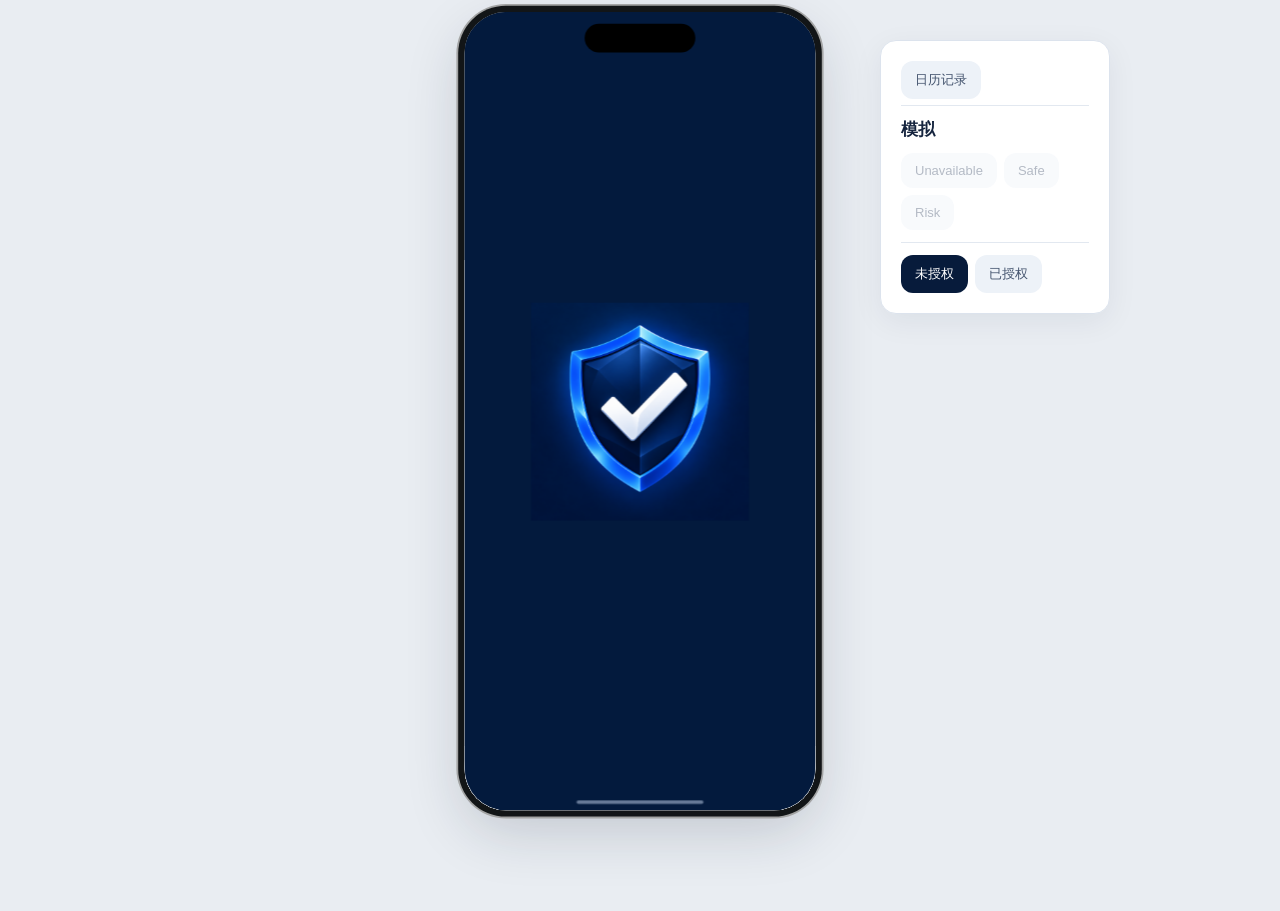
<file: index.html>
<!doctype html>
<html lang="en">
<head>
<meta charset="utf-8">
<meta name="viewport" content="width=device-width, initial-scale=1, viewport-fit=cover">
<title>SafeGuardian</title>
<style>
*{box-sizing:border-box}body{margin:0;background:#e9edf2;font-family:Arial,Helvetica,sans-serif;color:#070f2c;-webkit-font-smoothing:antialiased}button{font:inherit;border:0;cursor:pointer}svg{width:26px;height:26px;fill:none;stroke:currentColor;stroke-width:1.8;stroke-linecap:round;stroke-linejoin:round} .symbols{position:absolute;width:0;height:0;overflow:hidden}
.phone{position:relative;width:390px;height:844px;margin:28px auto;border-radius:46px;background:#edf3f9;overflow:hidden;box-shadow:0 0 0 7px #121517,0 0 0 9px #a3a4a4,0 22px 65px #13203330}.scroll{height:100%;overflow-y:auto;scrollbar-width:none;padding-bottom:105px;background:linear-gradient(#04142d 0,#06162e 276px,#edf3f9 276px,#f5f8fb 100%)}.scroll::-webkit-scrollbar{display:none}.status{height:67px;display:flex;align-items:flex-start;padding:23px 27px 0 40px;color:white;font-size:17px;font-weight:700;position:relative}.island{position:absolute;width:123px;height:32px;background:#000;left:134px;top:13px;border-radius:22px}.status-icons{margin-left:auto;display:flex;gap:6px;align-items:center}.status-icons svg{width:19px;height:16px;stroke-width:2.4}.battery{width:23px;height:12px;border:1.5px solid #d5deeb;border-radius:3px;padding:1px;position:relative}.battery:before{content:'';display:block;height:100%;background:white;border-radius:1px}.battery:after{content:'';position:absolute;right:-4px;top:3px;width:2px;height:5px;background:#d5deeb;border-radius:1px}
header{padding:10px 23px 13px;color:white}h1{margin:0;font-size:45px;letter-spacing:-1.8px;line-height:1.2;font-weight:700}.subtitle{display:flex;gap:8px;align-items:center;color:#b9c4d9;font-size:16px;margin-top:4px;letter-spacing:-.3px}.dot{width:12px;height:12px;display:inline-block;background:#a4afc0;border-radius:50%;flex-shrink:0}.hero{margin:0 14px 14px;background:#fff;border-radius:19px;overflow:hidden;box-shadow:0 12px 25px #c6d5e526}.hero-top{height:176px;position:relative;padding:37px 23px 0;isolation:isolate}.hero h2{font-size:30px;letter-spacing:-1.1px;margin:0 0 7px;position:relative;z-index:2}.state{font-size:17px;color:#818b9c;display:flex;align-items:center;gap:7px;position:relative;z-index:2}.shield{position:absolute;width:176px;height:168px;right:2px;top:7px;overflow:hidden;z-index:-1}.shield img{position:absolute;width:426.5px;max-width:none;left:-198px;top:-178px}.toggle{width:57px;height:35px;background:#bcc4d0;border-radius:30px;display:block;margin-top:16px;padding:3px;position:relative;z-index:2}.toggle:before{content:'';display:block;width:29px;height:29px;background:#fff;border-radius:50%;box-shadow:0 1px 2px #0000000a}.categories{border-top:1px solid #edf0f6;margin:0 17px;padding:12px 0 18px;display:grid;grid-template-columns:repeat(3,1fr)}.category{position:relative;text-align:center;background:none;color:#07102d;padding:0;font-size:15px}.category+.category:before{content:'';position:absolute;left:0;top:12px;height:59px;width:1px;background:#edf0f6}.badge{display:flex;align-items:center;justify-content:center;width:44px;height:44px;border-radius:50%;margin:0 auto 8px}.red{background:#fff0f1;color:#d74961}.purple{background:#eeeaff;color:#6843dc}.green{background:#e7f4e8;color:#07152e}.blue{background:#e8f1ff;color:#2475e9}.badge svg{width:25px;height:25px}
.sheet{border-radius:30px 30px 0 0;background:#fff;padding:15px 22px 25px;min-height:440px}.handle{width:36px;height:5px;background:#cdd5de;margin:0 auto 16px;border-radius:5px}.section-heading{display:flex;align-items:center;justify-content:space-between;margin-bottom:8px}.section-heading h2,.tools-title{font-size:23px;letter-spacing:-.8px;line-height:1.25;margin:0;font-weight:700}.filter{background:none;padding:4px;color:#0a1530}.filter svg{width:25px;height:25px}.row{width:100%;display:flex;align-items:center;background:none;padding:14px 0;color:#07102d;text-align:left;min-height:70px;gap:14px}.row+.row{border-top:1px solid #edf0f5}.row .badge{width:51px;height:51px;margin:0;flex-shrink:0}.row .badge svg{width:30px;height:30px}.label{font-size:17px;font-weight:500;letter-spacing:-.5px;white-space:nowrap}.row-status{margin-left:auto;font-size:18px;color:#7e8797}.chevron{width:16px;height:20px;color:#7d8697;flex-shrink:0}.tools-title{margin:28px 0 13px}.tools{padding:0 1px}.tools .row{gap:15px}.tools .chevron{margin-left:auto}.tabs{position:absolute;bottom:0;left:0;right:0;height:83px;border-radius:23px 23px 0 0;background:#fffffff5;backdrop-filter:blur(16px);display:grid;grid-template-columns:repeat(4,1fr);padding:9px 10px 23px;box-shadow:0 -5px 20px #15264503}.tab{background:none;color:#7c8597;display:flex;align-items:center;flex-direction:column;gap:3px;font-size:14px;padding:0}.tab svg{width:28px;height:28px;stroke-width:1.8}.tab.active{color:#04132f}.tab.active svg{fill:#04132f;stroke:white}.home-indicator{position:absolute;width:141px;height:4px;border-radius:5px;background:#080a0c;bottom:7px;left:50%;transform:translateX(-50%)}.notice{position:absolute;left:20px;right:20px;bottom:96px;padding:12px 16px;background:#0a1930;color:white;border-radius:12px;font-size:13px;z-index:10;box-shadow:0 4px 20px #0002}.notice[hidden]{display:none}button:focus-visible{outline:3px solid #77aaff;outline-offset:3px}
@media(max-width:480px){body{background:#04142d}.phone{margin:0;width:100%;height:100dvh;border-radius:0;box-shadow:none}.island{left:50%;transform:translateX(-50%)}.tabs{padding-bottom:max(23px,env(safe-area-inset-bottom));height:calc(60px + max(23px,env(safe-area-inset-bottom)))}.home-indicator{bottom:8px}}@media(min-width:481px) and (max-height:910px){.phone{margin:12px auto;transform:scale(.9);transform-origin:top center}}
.phone.is-active .toggle{background:#20bf59}.phone.is-active .toggle:before{transform:translateX(22px)}.phone.is-active .state,.phone.is-active .row-status{color:#20b957}.phone.is-active .dot{background:#27c960}.toggle,.toggle:before{transition:background .2s,transform .2s}.shield img{transition:opacity .2s}.shield .active-shield{opacity:0}.phone.is-active .shield .active-shield{opacity:1}.phone.is-active .shield .inactive-shield{opacity:0}
.phone{max-height:844px}.scroll{display:flex;flex-direction:column;overflow:hidden;padding-bottom:83px}.status,header,.hero{flex-shrink:0}.sheet{flex:1;min-height:0;overflow-y:auto;overscroll-behavior:contain;scrollbar-width:none;padding-bottom:24px}.sheet::-webkit-scrollbar{display:none}
.phone{height:887px;max-height:887px}header{padding-bottom:7px}.hero-top{height:176px}.categories{padding-top:12px;padding-bottom:18px}.category .badge{width:44px;height:44px}.sheet>.row{min-height:69px;padding:9px 0}.sheet>.row .badge{width:51px;height:51px}.sheet>.row .badge svg{width:30px;height:30px}.tools-title{margin-top:20px;margin-bottom:10px}.handle{margin-bottom:16px}.tools{border-radius:18px;background:#fff;box-shadow:0 0 22px #dce6ef35;padding:0 12px;margin:0 -8px}.tabs{height:71px;padding-top:9px;padding-bottom:13px}.scroll{padding-bottom:71px}.home-indicator{bottom:6px}
@media(max-width:480px){.phone{width:390px;max-width:100%;height:min(887px,100dvh)}.scroll{padding-bottom:71px}.tabs{height:71px;padding-bottom:13px}}
.filter{width:32px;height:32px;display:flex;align-items:center;justify-content:center}.section-heading{margin-bottom:3px}.tools-title{margin-top:16px}.tools{min-height:80px}.tabs{border-radius:23px 23px 0 0;background:#fff}.scroll{background:linear-gradient(to top,#fff 71px,transparent 71px),linear-gradient(#04142d 0,#06162e 276px,#edf3f9 276px,#f5f8fb 100%)}
@media(prefers-reduced-motion:reduce){.toggle,.toggle:before,.shield img{transition:none}}
.calendar-dialog{position:absolute;inset:0;width:100%;height:100%;max-width:none;max-height:none;margin:0;border:0;padding:0;background:#08142c60;color:#07102d;z-index:20}.calendar-dialog[open]{display:flex;align-items:flex-end}.calendar-panel{background:#fff;border-radius:26px 26px 0 0;width:100%;padding:24px 22px 32px;box-shadow:0 -10px 40px #04142d18}.calendar-heading,.month-nav{display:flex;align-items:center;justify-content:space-between;gap:12px}.calendar-heading h2{font-size:23px;margin:0;letter-spacing:-.6px}.calendar-panel button{background:transparent;color:#07102d;border-radius:12px;min-width:36px;min-height:36px}.month-nav{margin:22px 0 12px}.month-nav strong{font-size:17px}.calendar-grid,.weekdays{display:grid;grid-template-columns:repeat(7,1fr);text-align:center;gap:4px}.weekdays{color:#818b9c;font-size:12px;margin-bottom:8px}.calendar-grid button{font-size:14px;min-width:0;aspect-ratio:1}.calendar-grid button.selected{background:#07152e;color:#fff}.calendar-grid button:disabled{opacity:.25;cursor:default}.calendar-summary{margin-top:22px;border-top:1px solid #edf0f5;padding-top:18px}.calendar-summary h3{font-size:15px;margin:0 0 12px}.day-stats{display:grid;grid-template-columns:repeat(3,1fr);gap:8px;text-align:center}.day-stats div{background:#f5f7fa;border-radius:12px;padding:12px 4px;font-size:12px;color:#7e8797}.day-stats strong{display:block;font-size:22px;color:#07152e;margin-bottom:5px}.empty-day{text-align:center;color:#818b9c;font-size:13px;margin:14px 0 0}
.calendar-dialog{position:absolute;inset:0;transform:none;width:100%;height:100%;border-radius:inherit;overflow:hidden;z-index:120}.calendar-panel{max-height:calc(100% - 67px);overflow-y:auto;overscroll-behavior:contain;padding-bottom:34px}.calendar-panel:after{content:'';display:block;width:141px;height:4px;border-radius:5px;background:#080a0c;position:absolute;bottom:7px;left:50%;transform:translateX(-50%)}
.test-page{position:absolute;inset:0 0 71px;background:#061126;color:#eef5ff;overflow:auto;scrollbar-width:none;padding:78px 23px 28px}.test-page[hidden]{display:none}.test-page h1{font-size:35px;letter-spacing:-1px}.test-top{display:flex;align-items:center;justify-content:space-between}.demo-chip{font-size:10px;letter-spacing:1.5px;color:#83a1c8;border:1px solid #28415e;border-radius:20px;padding:5px 9px}.connection{color:#8da4c3;font-size:13px;display:flex;gap:7px;align-items:center;margin-top:10px}.connection .dot{width:7px;height:7px;background:#4de8d6;box-shadow:0 0 12px #4de8d680}.speed-stage{position:relative;margin:25px -5px 10px;height:268px;display:grid;place-items:center;background:radial-gradient(ellipse,#14345580,transparent 67%)}.speed-stage:before{content:'';position:absolute;inset:14px;background-image:linear-gradient(#31537a20 1px,transparent 1px),linear-gradient(90deg,#31537a20 1px,transparent 1px);background-size:24px 24px;mask-image:radial-gradient(ellipse,black,transparent 70%)}.speed-dial{width:100%;height:260px;overflow:visible;stroke:none;position:absolute}.dial-track{fill:none;stroke:#1a304c;stroke-width:13}.dial-progress{fill:none;stroke:url(#dial-color);stroke-width:13;stroke-linecap:round;stroke-dasharray:100;stroke-dashoffset:100;filter:drop-shadow(0 0 6px #4de8d677);transition:stroke-dashoffset .3s}.dial-inner{fill:none;stroke:#294561;stroke-width:1;stroke-dasharray:1 5}.speed-number{position:relative;text-align:center;margin-top:12px}.speed-value{font-size:58px;line-height:1;font-weight:600;letter-spacing:-2px;font-variant-numeric:tabular-nums}.speed-unit{font-size:12px;letter-spacing:2px;color:#89a2c4;margin-top:9px}.speed-phase{font-size:11px;letter-spacing:2px;text-transform:uppercase;color:#50eadc;margin-top:19px}.dial-scale{position:absolute;bottom:8px;left:31px;right:31px;display:flex;justify-content:space-between;color:#647f9f;font-size:10px}.speed-metrics{display:grid;grid-template-columns:repeat(3,1fr);padding:18px 0;border-top:1px solid #20324c;border-bottom:1px solid #20324c;margin-top:8px}.speed-metrics div{text-align:center;font-size:11px;color:#87a1c1}.speed-metrics div+div{border-left:1px solid #20324c}.speed-metrics strong{display:block;font-size:20px;color:#e8f5ff;margin:8px 0 4px;font-weight:500}.start-test{width:100%;padding:16px;border-radius:15px;background:linear-gradient(110deg,#4ae8d3,#6fb9ff);color:#05162b;font-weight:700;font-size:15px;margin:22px 0 25px;box-shadow:0 7px 25px #30d9d31b}.start-test:disabled{opacity:.65;cursor:wait}.comparison-heading{display:flex;align-items:center;justify-content:space-between;margin-bottom:14px}.comparison-heading h2{font-size:19px;margin:0;letter-spacing:-.5px}.comparison-heading span{font-size:10px;color:#8298b7}.comparison{display:grid;grid-template-columns:1fr 1fr;gap:10px}.compare-card{background:#0e1e36;border:1px solid #23364f;border-radius:14px;padding:15px}.compare-card:last-child{border-color:#295c67}.compare-card span{display:block;color:#8ba2c0;font-size:12px}.compare-card strong{display:inline-block;font-size:24px;margin:13px 4px 4px 0;font-weight:500}.compare-card small{color:#7d95b7;font-size:10px}.compare-bar{height:3px;background:#21344c;border-radius:3px;margin-top:12px;overflow:hidden}.compare-bar:before{content:'';display:block;width:var(--amount,0%);height:100%;background:#65c9ef;transition:width .4s}.compare-card:last-child .compare-bar:before{background:#53e4d0}.test-note{font-size:11px;color:#718aa9;line-height:1.6;margin:13px 0 0}.phone.test-visible .status{position:relative;z-index:3}.phone.test-visible .tabs{background:#0c1a2f}.phone.test-visible .tab{color:#7890af}.phone.test-visible .tab.active{color:#55e7d4}.phone.test-visible .tab.active svg{fill:none;stroke:currentColor}.phone.test-visible .home-indicator{background:#e9f2ff}@media(prefers-reduced-motion:reduce){.dial-progress,.compare-bar:before{transition:none}}

/* Original supplied logo; startup animation is confined to the phone. */
.launch-screen{position:absolute;inset:0;z-index:1000;display:grid;place-items:center;background:#031a3d;border-radius:inherit;overflow:hidden}
.launch-logo{display:block;width:62%;height:auto;opacity:0;transform:scale(.86)}
.launch-screen.is-playing .launch-logo{animation:launch-logo-in 2.2s both}
.launch-screen.is-leaving{opacity:0;transition:opacity .3s ease}
.launch-island{position:absolute;top:13px;left:50%;transform:translateX(-50%);width:123px;height:32px;border-radius:22px;background:#000}
.launch-home{position:absolute;bottom:7px;left:50%;transform:translateX(-50%);width:141px;height:4px;border-radius:5px;background:#d8e7ff77}
@keyframes launch-logo-in{0%{opacity:0;transform:scale(.86)}16%{opacity:.25}52%{opacity:1;transform:scale(1.025)}76%,100%{opacity:1;transform:scale(1)}}
@media(prefers-reduced-motion:reduce){.launch-screen.is-playing .launch-logo{animation:none;opacity:1;transform:none}.launch-screen.is-leaving{transition:none}}
</style>
<link rel="stylesheet" href="assets/test.css?v=icons-3">
<link rel="stylesheet" href="assets/vault.css?v=rows-3">
</head>
<body>
<svg class="symbols" aria-hidden="true"><defs>
<symbol id="shield" viewBox="0 0 24 24"><path d="M20 13c0 5-3.5 7.5-7.66 8.95a1 1 0 0 1-.67-.01C7.5 20.5 4 18 4 13V6a1 1 0 0 1 1-1c2 0 4.5-1.2 6.24-2.72a1.17 1.17 0 0 1 1.52 0C14.51 3.81 17 5 19 5a1 1 0 0 1 1 1z" /> <path d="m9 12 2 2 4-4" /></symbol>
<symbol id="ban" viewBox="0 0 24 24"><circle cx="12" cy="12" r="10" /> <path d="M4.929 4.929 19.07 19.071" /></symbol>
<symbol id="window" viewBox="0 0 24 24"><rect x="2" y="4" width="20" height="16" rx="2" /> <path d="M10 4v4" /> <path d="M2 8h20" /> <path d="M6 4v4" /></symbol>
<symbol id="eye" viewBox="0 0 24 24"><path d="M10.733 5.076a10.744 10.744 0 0 1 11.205 6.575 1 1 0 0 1 0 .696 10.747 10.747 0 0 1-1.444 2.49" /> <path d="M14.084 14.158a3 3 0 0 1-4.242-4.242" /> <path d="M17.479 17.499a10.75 10.75 0 0 1-15.417-5.151 1 1 0 0 1 0-.696 10.75 10.75 0 0 1 4.446-5.143" /> <path d="m2 2 20 20" /></symbol>
<symbol id="gauge" viewBox="0 0 24 24"><path d="m12 14 4-4" /> <path d="M3.34 19a10 10 0 1 1 17.32 0" /></symbol>
<symbol id="lock" viewBox="0 0 24 24"><rect width="18" height="11" x="3" y="11" rx="2" ry="2" /> <path d="M7 11V7a5 5 0 0 1 10 0v4" /></symbol>
<symbol id="person" viewBox="0 0 24 24"><circle cx="12" cy="8" r="5" /> <path d="M20 21a8 8 0 0 0-16 0" /></symbol>
<symbol id="arrow" viewBox="0 0 24 24"><path d="m9 18 6-6-6-6" /></symbol>
<symbol id="sliders" viewBox="0 0 24 24"><path d="M14 17H5"/><path d="M19 7h-9"/><circle cx="17" cy="17" r="3"/><circle cx="7" cy="7" r="3"/></symbol>
<symbol id="photo" viewBox="0 0 24 24"><rect width="18" height="18" x="3" y="3" rx="2" ry="2" /> <circle cx="9" cy="9" r="2" /> <path d="m21 15-3.086-3.086a2 2 0 0 0-2.828 0L6 21" /></symbol>
<symbol id="calendar" viewBox="0 0 24 24"><path d="M8 2v3" /> <path d="M16 2v3" /> <rect x="3" y="3" width="18" height="18" rx="2" /> <path d="M3 9h18" /> <path d="M8 13h.01" /> <path d="M12 13h.01" /> <path d="M16 13h.01" /> <path d="M8 17h.01" /> <path d="M12 17h.01" /> <path d="M16 17h.01" /></symbol>
</defs></svg>
<main class="phone" aria-label="Protection homepage">
<div class="launch-screen" aria-hidden="true"><div class="launch-island"></div><img class="launch-logo" src="assets/launch-logo.png" alt="" fetchpriority="high"><div class="launch-home"></div></div>
<noscript><style>.launch-screen{display:none}</style></noscript>
<div class="scroll">
<div class="status" aria-hidden="true"><span>9:41</span><div class="island"></div><div class="status-icons"><svg viewBox="0 0 22 18"><path d="M3 16v-4M8 16V9M13 16V5M18 16V2" stroke-width="3"/></svg><svg viewBox="0 0 24 20"><path d="M2 7a16 16 0 0 1 20 0M6 11a10 10 0 0 1 12 0M10 15a3 3 0 0 1 4 0"/></svg><div class="battery"></div></div></div>
<header><h1>Protect</h1></header>
<section class="hero" aria-labelledby="protection-title"><div class="hero-top"><div class="shield"><img src="assets/home-reference.png" alt="Inactive protection shield"></div><h2 id="protection-title">Web Cleanup</h2><div class="state"><span class="dot"></span>Inactive</div><button class="toggle" role="switch" aria-checked="false" aria-label="Enable Safari protection"></button></div><div class="categories"><div class="category"><span class="badge red"><svg><use href="#ban"/></svg></span>Ads</div><div class="category"><span class="badge purple"><svg><use href="#window"/></svg></span>Pop-ups</div><div class="category"><span class="badge green"><svg><use href="#eye"/></svg></span>Trackers</div></div></section>
<section class="sheet" aria-labelledby="overview-title"><div class="section-heading"><h2 id="overview-title">Security Overview</h2><button class="filter calendar-open" aria-label="View blocking calendar"><svg><use href="#calendar"/></svg></button></div>
<button class="row"><span class="badge red"><svg><use href="#ban"/></svg></span><span class="label">Ad blocking</span><span class="row-status">Off</span><svg class="chevron"><use href="#arrow"/></svg></button>
<button class="row"><span class="badge purple"><svg><use href="#window"/></svg></span><span class="label">Pop-up blocking</span><span class="row-status">Off</span><svg class="chevron"><use href="#arrow"/></svg></button>
<button class="row"><span class="badge green"><svg><use href="#eye"/></svg></span><span class="label">Tracker blocking</span><span class="row-status">Off</span><svg class="chevron"><use href="#arrow"/></svg></button>
<button class="row" data-protection="malicious"><span class="badge blue"><svg
  xmlns="http://www.w3.org/2000/svg"
  width="24"
  height="24"
  viewBox="0 0 24 24"
  fill="none"
  stroke="currentColor"
  stroke-width="2"
  stroke-linecap="round"
  stroke-linejoin="round"
>
  <path d="M15.686 15A14.5 14.5 0 0 1 12 22a14.5 14.5 0 0 1 0-20 10 10 0 1 0 9.542 13" />
  <path d="M2 12h8.5" />
  <path d="M20 6V4a2 2 0 1 0-4 0v2" />
  <rect width="8" height="5" x="14" y="6" rx="1" />
</svg></span><span class="label">Malicious websites</span><span class="row-status">Off</span><svg class="chevron"><use href="#arrow"/></svg></button>
<button class="row" data-protection="mining"><span class="badge purple"><svg
  xmlns="http://www.w3.org/2000/svg"
  width="24"
  height="24"
  viewBox="0 0 24 24"
  fill="none"
  stroke="currentColor"
  stroke-width="2"
  stroke-linecap="round"
  stroke-linejoin="round"
>
  <path d="M20 13c0 5-3.5 7.5-7.66 8.95a1 1 0 0 1-.67-.01C7.5 20.5 4 18 4 13V6a1 1 0 0 1 1-1c2 0 4.5-1.2 6.24-2.72a1.17 1.17 0 0 1 1.52 0C14.51 3.81 17 5 19 5a1 1 0 0 1 1 1z" />
  <path d="m9 12 2 2 4-4" />
</svg></span><span class="label">Crypto mining scripts</span><span class="row-status">Off</span><svg class="chevron"><use href="#arrow"/></svg></button>
<h2 class="tools-title">Privacy Tools</h2><div class="tools">
<button class="row"><span class="badge green"><svg><use href="#person"/></svg></span><span class="label">Contacts</span><svg class="chevron"><use href="#arrow"/></svg></button>
<button class="row"><span class="badge red"><svg><use href="#calendar"/></svg></span><span class="label">Calendar</span><svg class="chevron"><use href="#arrow"/></svg></button>
</div></section></div>
<nav class="tabs" aria-label="Main navigation"><button class="tab active" aria-current="page" aria-label="Protect"><svg><use href="#shield"/></svg><span>Protect</span></button><button class="tab"><svg><use href="#gauge"/></svg><span>Test</span></button><button class="tab"><svg><use href="#lock"/></svg><span>Vault</span></button><button class="tab"><svg><use href="#person"/></svg><span>Me</span></button><div class="home-indicator"></div></nav>
<div class="notice" role="status" hidden></div>
</main>
<script>
const calendarDialog = document.createElement('dialog');
calendarDialog.className = 'calendar-dialog';
calendarDialog.setAttribute('aria-labelledby', 'calendar-title');
calendarDialog.innerHTML = `<section class="calendar-panel"><div class="calendar-heading"><h2 id="calendar-title">Blocking Calendar</h2><button class="calendar-close" aria-label="Close calendar"><svg aria-hidden="true" viewBox="0 0 24 24"><path d="m6 6 12 12M18 6 6 18"/></svg></button></div><div class="month-nav"><button class="month-prev" aria-label="Previous month"><svg aria-hidden="true" style="transform:rotate(180deg)"><use href="#arrow"/></svg></button><strong class="month-label"></strong><button class="month-next" aria-label="Next month"><svg aria-hidden="true"><use href="#arrow"/></svg></button></div><div class="weekdays" aria-hidden="true"><span>Sun</span><span>Mon</span><span>Tue</span><span>Wed</span><span>Thu</span><span>Fri</span><span>Sat</span></div><div class="calendar-grid" aria-label="Select date"></div><div class="calendar-summary" aria-live="polite"><h3 class="selected-date"></h3><div class="day-stats"><div><strong>—</strong>Ads</div><div><strong>—</strong>Pop-ups</div><div><strong>—</strong>Trackers</div></div><p class="empty-day">No blocking records</p></div></section>`;
document.querySelector('.phone').append(calendarDialog);
const todayParts = new Intl.DateTimeFormat('en-CA', {timeZone:'Asia/Shanghai',year:'numeric',month:'2-digit',day:'2-digit'}).formatToParts(new Date());
const datePart = type => Number(todayParts.find(part => part.type === type).value);
const today = new Date(datePart('year'),datePart('month')-1,datePart('day'));
let selectedDate = new Date(today);
let calendarMonth = new Date(today.getFullYear(),today.getMonth(),1);
function renderCalendar() {
  calendarDialog.querySelector('.month-label').textContent = calendarMonth.toLocaleDateString('en-US',{month:'long',year:'numeric'});
  calendarDialog.querySelector('.selected-date').textContent = selectedDate.toLocaleDateString('en-US',{month:'long',day:'numeric',year:'numeric'});
  const grid = calendarDialog.querySelector('.calendar-grid');
  grid.replaceChildren();
  for(let offset=0;offset<calendarMonth.getDay();offset++) grid.append(document.createElement('span'));
  const days = new Date(calendarMonth.getFullYear(),calendarMonth.getMonth()+1,0).getDate();
  for(let day=1;day<=days;day++) {
    const date = new Date(calendarMonth.getFullYear(),calendarMonth.getMonth(),day);
    const button = document.createElement('button');
    button.textContent = day;
    button.disabled = date > today;
    const selected = date.getTime() === selectedDate.getTime();
    button.classList.toggle('selected',selected);
    button.setAttribute('aria-pressed',String(selected));
    button.setAttribute('aria-label',date.toLocaleDateString('en-US',{month:'long',day:'numeric',year:'numeric'}));
    button.addEventListener('click',()=>{selectedDate=date;renderCalendar();grid.querySelector('.selected').focus();});
    grid.append(button);
  }
  calendarDialog.querySelector('.month-next').disabled = calendarMonth.getFullYear() === today.getFullYear() && calendarMonth.getMonth() === today.getMonth();
  document.dispatchEvent(new Event('blocking-calendar-rendered'));
}
let calendarBackground = [];
document.querySelector('.calendar-open').addEventListener('click',()=>{
  renderCalendar();
  calendarBackground = [...calendarDialog.parentElement.children].filter(element=>element!==calendarDialog).map(element=>({element,inert:element.inert}));
  calendarBackground.forEach(({element})=>{element.inert=true;});
  calendarDialog.setAttribute('aria-modal','true');
  calendarDialog.show();
  calendarDialog.querySelector('.calendar-close').focus();
});
calendarDialog.querySelector('.calendar-close').addEventListener('click',()=>calendarDialog.close());
calendarDialog.addEventListener('click',event=>{if(event.target===calendarDialog)calendarDialog.close();});
calendarDialog.addEventListener('close',()=>{
  calendarBackground.forEach(({element,inert})=>{element.inert=inert;});
  document.querySelector('.calendar-open').focus();
});
calendarDialog.addEventListener('keydown',event=>{
  if(event.key==='Escape'){event.preventDefault();calendarDialog.close();}
  if(event.key!=='Tab')return;
  const buttons=[...calendarDialog.querySelectorAll('button:not(:disabled)')];
  const first=buttons[0],last=buttons[buttons.length-1];
  if(event.shiftKey&&document.activeElement===first){event.preventDefault();last.focus();}
  else if(!event.shiftKey&&document.activeElement===last){event.preventDefault();first.focus();}
});
calendarDialog.querySelector('.month-prev').addEventListener('click',()=>{calendarMonth.setMonth(calendarMonth.getMonth()-1);renderCalendar();});
calendarDialog.querySelector('.month-next').addEventListener('click',()=>{calendarMonth.setMonth(calendarMonth.getMonth()+1);renderCalendar();});
const notice = document.querySelector('.notice');
const phone = document.querySelector('.phone');
const protectionSwitch = document.querySelector('.toggle');
const inactiveShield = document.querySelector('.shield img');
inactiveShield.classList.add('inactive-shield');
const activeShield = inactiveShield.cloneNode();
activeShield.className = 'active-shield';
activeShield.src = 'assets/home-active-reference.png';
activeShield.alt = 'Active protection shield';
activeShield.setAttribute('aria-hidden', 'true');
document.querySelector('.shield').append(activeShield);
protectionSwitch.removeAttribute('data-message');
protectionSwitch.addEventListener('click', () => {
  const enabled = protectionSwitch.getAttribute('aria-checked') !== 'true';
  phone.classList.toggle('is-active', enabled);
  protectionSwitch.setAttribute('aria-checked', String(enabled));
  protectionSwitch.setAttribute('aria-label', enabled ? 'Disable Safari protection' : 'Enable Safari protection');
  document.querySelector('.state').lastChild.textContent = enabled ? 'Active' : 'Inactive';
  document.querySelectorAll('.row-status').forEach(status => { status.textContent = enabled ? 'On' : 'Off'; });
  document.querySelectorAll('.row-status').forEach(status => {
    const row = status.closest('.row');
    row.dataset.message = `${row.querySelector('.label').textContent} is currently ${enabled ? 'on' : 'off'}.`;
  });
  activeShield.setAttribute('aria-hidden', String(!enabled));
  inactiveShield.setAttribute('aria-hidden', String(enabled));
  notice.hidden = true;
});

const testPage = document.createElement('section');
testPage.className = 'test-page';
testPage.hidden = true;
testPage.setAttribute('aria-label','Network Speed Test');
testPage.innerHTML = `<div class="test-top"><h1>WiFi Test</h1></div><section class="test-card"><div class="speed-stage"><svg class="speed-dial" viewBox="0 0 340 250"><defs><linearGradient id="dial-color"><stop stop-color="#064aff"/><stop offset="1" stop-color="#b8c2ff"/></linearGradient></defs><path class="dial-track" d="M53 202 A125 125 0 1 1 287 202"/><path class="dial-progress" pathLength="100" d="M53 202 A125 125 0 1 1 287 202"/><g class="dial-ticks"></g><g class="dial-needle"><path d="M166 145 L170 30 L174 145 Z" fill="#031b40"/><circle cx="170" cy="145" r="7" fill="#031b40" stroke="white"/></g></svg><div class="speed-number"><div class="speed-value">186.4</div><div class="speed-unit">Mbps</div><div class="speed-phase" role="status">Test complete</div></div></div><div class="speed-metrics"><div><span class="badge blue"><svg class="test-feature-icon" aria-hidden="true"
  xmlns="http://www.w3.org/2000/svg"
  width="24"
  height="24"
  viewBox="0 0 24 24"
  fill="none"
  stroke="currentColor"
  stroke-width="2"
  stroke-linecap="round"
  stroke-linejoin="round"
>
  <path d="M12 5v14" />
  <path d="m19 12-7 7-7-7" />
</svg></span>Download<p><strong class="download-result">186.4</strong><small>Mbps</small></p></div><div><span class="badge green"><svg class="test-feature-icon" aria-hidden="true"
  xmlns="http://www.w3.org/2000/svg"
  width="24"
  height="24"
  viewBox="0 0 24 24"
  fill="none"
  stroke="currentColor"
  stroke-width="2"
  stroke-linecap="round"
  stroke-linejoin="round"
>
  <path d="M12 3v12" />
  <path d="m17 8-5-5-5 5" />
  <path d="M21 15v4a2 2 0 0 1-2 2H5a2 2 0 0 1-2-2v-4" />
</svg></span>Upload<p><strong class="upload-result">42.8</strong><small>Mbps</small></p></div><div><span class="badge purple"><svg class="test-feature-icon" aria-hidden="true"
  xmlns="http://www.w3.org/2000/svg"
  width="24"
  height="24"
  viewBox="0 0 24 24"
  fill="none"
  stroke="currentColor"
  stroke-width="2"
  stroke-linecap="round"
  stroke-linejoin="round"
>
  <path d="M8 3 4 7l4 4" />
  <path d="M4 7h16" />
  <path d="m16 21 4-4-4-4" />
  <path d="M20 17H4" />
</svg></span>Ping<p><strong class="ping-result">18</strong><small>ms</small></p></div></div><button class="start-test">Test Again</button></section><section class="wifi-card"><h2>Wi-Fi Check</h2><div class="wifi-row"><span class="badge green"><svg><use href="#lock"/></svg></span><span>WiFi Authentication</span><strong class="wifi-result">Safe</strong></div><div class="wifi-row"><span class="badge blue"><svg class="test-feature-icon" aria-hidden="true"
  xmlns="http://www.w3.org/2000/svg"
  width="24"
  height="24"
  viewBox="0 0 24 24"
  fill="none"
  stroke="currentColor"
  stroke-width="2"
  stroke-linecap="round"
  stroke-linejoin="round"
>
  <path d="M15.686 15A14.5 14.5 0 0 1 12 22a14.5 14.5 0 0 1 0-20 10 10 0 1 0 9.542 13" />
  <path d="M2 12h8.5" />
  <path d="M20 6V4a2 2 0 1 0-4 0v2" />
  <rect width="8" height="5" x="14" y="6" rx="1" />
</svg></span><span>DNS Security</span><strong class="wifi-result">Safe</strong></div></section>`;
phone.insertBefore(testPage,document.querySelector('.tabs'));
for(let index=0;index<=30;index++) {
  const angle=(-90+index*6)*Math.PI/180;
  const major=index%5===0;
  const line=document.createElementNS('http://www.w3.org/2000/svg','line');
  line.setAttribute('x1',170+Math.sin(angle)*102);
  line.setAttribute('y1',145-Math.cos(angle)*102);
  line.setAttribute('x2',170+Math.sin(angle)*(major?92:96));
  line.setAttribute('y2',145-Math.cos(angle)*(major?92:96));
  line.setAttribute('stroke',major?'#4d6286':'#c0ccde');
  line.setAttribute('stroke-width',major?'1.5':'1');
  testPage.querySelector('.dial-ticks').append(line);
}
function updateGauge(value) {
  const fraction=Math.min(value/250,1);
  testPage.querySelector('.dial-progress').style.strokeDashoffset=100-fraction*100;
  testPage.querySelector('.dial-needle').style.transform='rotate('+(-115+fraction*230)+'deg)';
}
updateGauge(186.4);
const navigationTabs = [...document.querySelectorAll('.tab')];
const protectTab = navigationTabs[0];
const testTab = navigationTabs[1];
const liveTestTab = testTab.cloneNode(true);
liveTestTab.removeAttribute('data-message');
testTab.replaceWith(liveTestTab);
function showTest(visible) {
  vaultPage.hidden = true;
  phone.classList.remove('vault-visible');
  liveVaultTab.classList.remove('active');
  liveVaultTab.removeAttribute('aria-current');
  if(!visible) stopSpeedTest();
  testPage.hidden = !visible;
  phone.classList.toggle('test-visible',visible);
  protectTab.classList.toggle('active',!visible);
  liveTestTab.classList.toggle('active',visible);
  protectTab.removeAttribute('aria-current');
  liveTestTab.removeAttribute('aria-current');
  (visible ? liveTestTab : protectTab).setAttribute('aria-current','page');
  document.querySelector('.scroll').inert = visible;
  notice.hidden = true;
}
protectTab.addEventListener('click',()=>showTest(false));
liveTestTab.addEventListener('click',()=>showTest(true));
let testTimer;
let completedTests = 1;
const startTest = testPage.querySelector('.start-test');
function stopSpeedTest() {
  if(!testTimer) return;
  clearInterval(testTimer);
  testTimer = undefined;
  startTest.disabled = false;
  startTest.textContent = completedTests ? 'Test Again' : 'Start Test';
  testPage.querySelector('.speed-phase').textContent = 'Test stopped';
  testPage.querySelectorAll('.wifi-result').forEach(result=>{result.textContent='Not tested';result.classList.add('pending');});
  testPage.dispatchEvent(new Event('wifi-check-stopped'));
}
startTest.addEventListener('click',()=>{
  startTest.disabled=true;
  startTest.textContent='Testing…';
  testPage.querySelectorAll('.wifi-result').forEach(result=>{result.textContent='Testing';result.classList.add('pending');});
  testPage.querySelector('.download-result').textContent='—';
  testPage.querySelector('.upload-result').textContent='—';
  testPage.querySelector('.ping-result').textContent='—';
  const start = performance.now();
  const download = completedTests % 2 === 0 ? 186.4 : 181.7;
  const upload = completedTests % 2 === 0 ? 42.8 : 43.2;
  testTimer=setInterval(()=>{
    const elapsed=(performance.now()-start)/1000;
    const uploadPhase=elapsed>=4;
    const progress=Math.min((uploadPhase ? elapsed-4 : elapsed)/4,1);
    const value=(uploadPhase ? upload : download)*Math.min(progress*2,1)*(1+Math.sin(elapsed*7)*.04);
    testPage.querySelector('.speed-phase').textContent=uploadPhase ? 'Testing upload' : 'Testing download';
    testPage.querySelector('.speed-value').textContent=value.toFixed(1);
    updateGauge(value);
    testPage.querySelector('.ping-result').textContent='18';
    if(uploadPhase)testPage.querySelector('.download-result').textContent=download.toFixed(1);
    if(elapsed>=8){
      clearInterval(testTimer);testTimer=undefined;
      testPage.querySelector('.upload-result').textContent=upload.toFixed(1);
      testPage.querySelector('.speed-value').textContent=download.toFixed(1);
      updateGauge(download);
      testPage.querySelector('.speed-phase').textContent='Test complete';
      testPage.querySelectorAll('.wifi-result').forEach(result=>{result.textContent='Safe';result.classList.remove('pending');});
      testPage.dispatchEvent(new Event('wifi-check-complete'));
      completedTests++;
      startTest.disabled=false;startTest.textContent='Test Again';
    }
  },100);
});
const vaultPage = document.createElement('section');
vaultPage.className = 'vault-page';
vaultPage.hidden = true;
vaultPage.setAttribute('aria-label','Vault');
vaultPage.innerHTML = `<header class="vault-heading"><h1>Vault</h1></header><section class="private-card"><div class="private-heading"><h2>Private Space</h2><button class="lock-now badge blue" aria-label="Lock private space"><svg><use href="#lock"/></svg></button></div><div class="albums"><button class="album photos" aria-label="Photos, 24 items"><span class="album-art"><img src="assets/vault-reference.png" alt="Mountain lake"></span><span class="album-caption">Photos<small>24</small></span></button><button class="album videos" aria-label="Videos, 3 items"><span class="album-art"><img src="assets/vault-reference.png" alt="Ocean sunset"></span><span class="album-caption">Videos<small>3</small></span><span class="play-mark" aria-hidden="true">▶</span></button></div><button class="add-media">＋ Add Media</button></section><section class="privacy-setup"><h2>Privacy Setup</h2><button class="vault-row" data-vault="Disguise"><span class="badge purple"><span class="asset-icon" style="--icon:url(icons/calculator.svg)" aria-hidden="true"></span></span><strong>Disguise</strong><span class="vault-value">Calculator</span><svg class="chevron"><use href="#arrow"/></svg></button><button class="vault-row" data-vault="Passcodes"><span class="badge green"><span class="asset-icon" style="--icon:url(icons/key-round.svg)" aria-hidden="true"></span></span><strong>Passcodes</strong><span class="vault-value">Dual</span><svg class="chevron"><use href="#arrow"/></svg></button><button class="vault-row" data-vault="Decoy Space"><span class="badge blue"><span class="asset-icon" style="--icon:url(icons/image.svg)" aria-hidden="true"></span></span><strong>Decoy Space</strong><span class="vault-value">6 photos</span><svg class="chevron"><use href="#arrow"/></svg></button></section>`;
phone.insertBefore(vaultPage,document.querySelector('.tabs'));
const previousVaultTab = document.querySelectorAll('.tab')[2];
const liveVaultTab = previousVaultTab.cloneNode(true);
liveVaultTab.removeAttribute('data-message');
previousVaultTab.replaceWith(liveVaultTab);
liveVaultTab.addEventListener('click',()=>{
  stopSpeedTest();
  testPage.hidden=true;
  vaultPage.hidden=false;
  phone.classList.remove('test-visible');
  phone.classList.add('vault-visible');
  document.querySelector('.scroll').inert=true;
  document.querySelectorAll('.tab').forEach(button=>{button.classList.remove('active');button.removeAttribute('aria-current');});
  liveVaultTab.classList.add('active');
  liveVaultTab.setAttribute('aria-current','page');
  notice.hidden=true;
});
</script>
<script src="assets/vault-flow.js"></script>
<script src="assets/wifi-details.js"></script>
<script src="assets/protect-preview.js"></script>
<link rel="stylesheet" href="assets/privacy-flows.css">
<script src="assets/settings-guide.js"></script>
<script src="assets/privacy-flows.js"></script>

<script>
(() => {
  const device = document.querySelector('.phone');
  const splash = device.querySelector('.launch-screen');
  const logo = splash.querySelector('img');
  const reducedMotion = matchMedia('(prefers-reduced-motion: reduce)').matches;
  let started = false, finished = false;
  device.inert = true;
  function finish() {
    if (finished) return;
    finished = true;
    splash.classList.add('is-leaving');
    setTimeout(() => { splash.remove(); device.inert = false; }, reducedMotion ? 0 : 300);
  }
  function start() {
    if (started || finished) return;
    started = true;
    splash.classList.add('is-playing');
    setTimeout(finish, reducedMotion ? 150 : 2200);
  }
  logo.addEventListener('load', start, { once: true });
  logo.addEventListener('error', finish, { once: true });
  if (logo.complete) { if (logo.naturalWidth) start(); else finish(); }
  setTimeout(finish, 5000);
})();
</script>
</body>
</html>
</file>
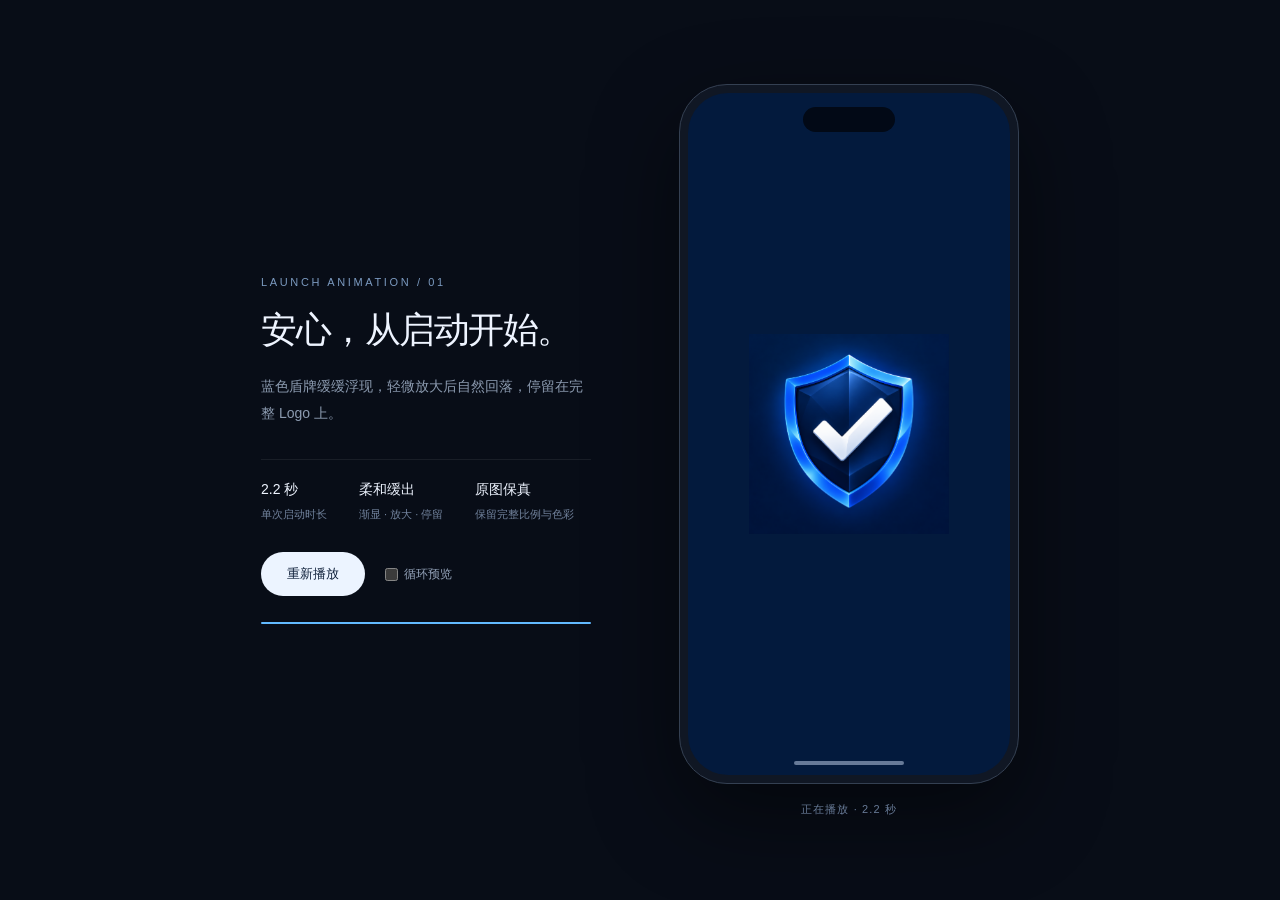
<file: launch-animation/index.html>
<!doctype html>
<html lang="zh-CN">
<head><meta charset="utf-8"><meta name="viewport" content="width=device-width,initial-scale=1"><title>Logo · 启动动画</title>
<style>
:root{color-scheme:dark;font-family:Inter,-apple-system,BlinkMacSystemFont,"Segoe UI",sans-serif;background:#080d17;color:#eef4ff}*{box-sizing:border-box}body{margin:0;min-height:100svh;display:grid;place-items:center;padding:32px}main{display:flex;align-items:center;gap:88px}.intro{max-width:330px}.eyebrow{font-size:11px;letter-spacing:.24em;color:#7b9ac0}h1{font-size:36px;font-weight:550;letter-spacing:-.04em;margin:18px 0}p{color:#8c9bb0;line-height:1.9;font-size:14px}.details{border-top:1px solid #ffffff12;margin-top:32px;padding-top:20px;display:flex;gap:32px}.details span{display:block;font-size:11px;color:#71829c;margin-top:8px}.details b{font-size:14px;font-weight:500}button{background:#ecf4ff;border:0;border-radius:99px;color:#10213b;padding:13px 26px;font:inherit;font-size:13px;cursor:pointer;margin-top:30px}button:hover{background:#c9e0ff}button:focus-visible,input:focus-visible{outline:2px solid #55c8ff;outline-offset:5px}label{font-size:12px;color:#95a4ba;margin-left:16px;cursor:pointer}input{accent-color:#67b8ff;vertical-align:middle}.device{width:340px;height:700px;border:1px solid #344052;border-radius:48px;padding:8px;background:#101724;box-shadow:0 32px 90px #0007}.screen{height:100%;position:relative;border-radius:40px;overflow:hidden;background:#031a3d;display:grid;place-items:center}.logo{display:block;width:62%;height:auto;opacity:0;transform:scale(.86);will-change:transform,opacity}.playing .logo{animation:entrance 2200ms both}.island{position:absolute;top:14px;left:50%;transform:translateX(-50%);width:92px;height:25px;border-radius:30px;background:#020916;z-index:2}.home{position:absolute;bottom:10px;width:110px;height:4px;border-radius:10px;background:#d8e7ff77}.caption{text-align:center;color:#687b97;font-size:11px;margin-top:18px;letter-spacing:.1em}.track{height:2px;background:#ffffff0c;margin-top:26px;border-radius:3px;overflow:hidden}.fill{height:100%;background:#62baff;width:0}.running .fill{animation:progress 2200ms linear both}@keyframes entrance{0%{opacity:0;transform:scale(.86)}16%{opacity:.25}52%{opacity:1;transform:scale(1.025)}76%,100%{opacity:1;transform:scale(1)}}@keyframes progress{to{width:100%}}@media(prefers-reduced-motion:reduce){.playing .logo{animation:none;opacity:1;transform:none}.running .fill{animation:none;width:100%}}@media(max-width:760px){body{padding:24px}main{flex-direction:column-reverse;gap:28px}.device{width:280px;height:570px;border-radius:40px}.screen{border-radius:32px}.intro{max-width:340px;width:100%}h1{font-size:28px;margin:12px 0}.details{margin-top:18px}button{margin-top:20px}}
</style></head>
<body><main><section class="intro"><div class="eyebrow">LAUNCH ANIMATION / 01</div><h1>安心，从启动开始。</h1><p>蓝色盾牌缓缓浮现，轻微放大后自然回落，停留在完整 Logo 上。</p><div class="details"><div><b>2.2 秒</b><span>单次启动时长</span></div><div><b>柔和缓出</b><span>渐显 · 放大 · 停留</span></div><div><b>原图保真</b><span>保留完整比例与色彩</span></div></div><button id="replay" type="button">重新播放</button><label><input id="loop" type="checkbox"> 循环预览</label><div class="track"><div class="fill"></div></div></section><section aria-label="手机启动动画预览"><div class="device"><div class="screen"><div class="island" aria-hidden="true"></div><img class="logo" src="logo-original.png" alt="蓝色盾牌与白色对勾 Logo"><div class="home" aria-hidden="true"></div></div></div><div class="caption" id="status" aria-live="polite">准备播放</div></section></main>
<script>
const screen=document.querySelector('.screen'),intro=document.querySelector('.intro'),status=document.querySelector('#status'),loop=document.querySelector('#loop'),logo=document.querySelector('.logo');let timer;function play(){clearTimeout(timer);screen.classList.remove('playing');intro.classList.remove('running');void screen.offsetWidth;screen.classList.add('playing');intro.classList.add('running');status.textContent='正在播放 · 2.2 秒';timer=setTimeout(()=>{status.textContent='播放完成 · Logo 停留';if(loop.checked)timer=setTimeout(play,1000)},2200)}document.querySelector('#replay').addEventListener('click',play);loop.addEventListener('change',()=>{if(loop.checked)play();else clearTimeout(timer)});if(logo.complete&&logo.naturalWidth)play();else logo.addEventListener('load',play,{once:true});
</script></body></html>
</file>
<file: assets/test.css>
.tabs > .tab:first-child > span{height:16.125px}
.asset-icon{display:inline-block;width:25px;height:25px;background:currentColor;mask:var(--icon) center / contain no-repeat;-webkit-mask:var(--icon) center / contain no-repeat;flex-shrink:0}.wifi-row .badge{color:#07152e}.wifi-row .asset-icon{width:28px;height:28px}
.test-page{padding:78px 0 0;background:linear-gradient(#031d41 0,#041e42 276px,#f1f6fc 276px);color:#031a3d}
.test-top{padding:0 23px 20px;height:70px}.test-page h1{color:white;font-size:45px;letter-spacing:-1.5px}
.test-card{margin:0 14px 11px;padding:12px 14px 18px;background:linear-gradient(125deg,#fff,#fcfdff);border-radius:20px;box-shadow:0 9px 20px #d5e4f450}
.speed-stage{height:233px;margin:0;background:radial-gradient(ellipse,#edf5ff70,transparent 70%)}.speed-stage:before{display:none}.speed-dial{height:233px;inset:0;filter:drop-shadow(0 7px 9px #c0d4ee44)}.dial-track,.dial-progress{stroke-width:22;stroke-linecap:round}.dial-track{stroke:#e9eff7}.dial-progress{filter:none}.dial-needle{transform-origin:170px 145px;transition:transform .3s ease-out}
.speed-number{position:absolute;top:151px;left:0;right:0;margin:0}.speed-value{font-size:39px;font-weight:700;color:#001636;letter-spacing:-1.8px}.speed-unit{font-size:15px;letter-spacing:-.4px;color:#7d8ba5;margin-top:3px;font-weight:500}.speed-phase{position:absolute;width:1px;height:1px;overflow:hidden;clip-path:inset(50%)}
.speed-metrics{margin:0;padding:15px 0 0;border-top:1px solid #e6edf8;border-bottom:0}.speed-metrics>div{color:#7d89a2;font-size:12px;font-weight:500;min-width:0}.speed-metrics>div+div{border-color:#e5ecf7}.speed-metrics .badge{width:44px;height:44px;margin:0 auto 5px}.speed-metrics img{width:25px;height:25px}.speed-metrics .blue img{filter:invert(31%) sepia(99%) saturate(3334%) hue-rotate(218deg)}.speed-metrics p{margin:4px 0 0;white-space:nowrap}.speed-metrics strong{display:inline;color:#041b40;font-size:21px;font-weight:700;margin:0;letter-spacing:-.6px}.speed-metrics small{font-size:12px;margin-left:4px;font-weight:500}
.start-test{margin:15px 0 0;padding:12px;height:42px;border-radius:24px;background:linear-gradient(100deg,#001a3b,#04254f);color:#fff;font-size:16px;box-shadow:none}
.wifi-card{background:linear-gradient(#fff,#fcfdff);border-radius:30px 30px 0 0;padding:28px 22px 28px;min-height:220px}.wifi-card h2{font-size:23px;letter-spacing:-.8px;margin:0 0 9px}.wifi-row{display:flex;gap:16px;align-items:center;min-height:64px;font-size:14px;font-weight:500;white-space:nowrap}.wifi-row+.wifi-row{border-top:1px solid #e6edf7}.wifi-row .badge{width:45px;height:45px;flex-shrink:0;margin:0}.wifi-row .badge svg,.wifi-row img{width:28px;height:28px}.wifi-row .wifi-result{margin-left:auto;border-radius:20px;padding:5px 11px;background:#e2f8e8;color:#08793f;font-size:14px;font-weight:600}.wifi-row .wifi-result.pending{font-size:11px;background:#eef1f8;color:#7f8ba0}
.phone.test-visible .status{background:#031d41}.phone.test-visible .tabs{background:white}.phone.test-visible .tab{color:#7c879d}.phone.test-visible .tab.active{color:#001737}.phone.test-visible .home-indicator{background:#080a0c}
@media(max-width:360px){.wifi-row{gap:10px;font-size:13px}.wifi-row .badge{width:36px;height:36px}.wifi-card{padding-left:16px;padding-right:16px}.speed-metrics strong{font-size:19px}.speed-metrics small{font-size:10px}}
@media(prefers-reduced-motion:reduce){.dial-needle{transition:none}}
.test-card{padding-bottom:22px}.speed-number{top:160px}.start-test{margin-top:18px}.wifi-card{padding-top:28px}.wifi-row{gap:16px;font-size:14px}.wifi-row .badge{width:45px;height:45px}.wifi-card{padding-left:22px;padding-right:22px}.speed-metrics strong{font-size:21px}.speed-metrics small{font-size:12px}
@media(max-width:480px){.phone{width:390px;max-width:none;height:887px;max-height:887px;margin:0 auto;zoom:min(calc(100vw / 390px),calc(100dvh / 887px))}}
.wifi-row .badge.green{color:#26985b}.wifi-row .badge.blue{color:#2475e9}
.wifi-row[role=button]{cursor:pointer}.analysis-chevron svg{width:14px;height:18px;color:#8a97ad}.wifi-row{gap:10px}.wifi-detail{position:absolute;inset:0;z-index:5;overflow-y:auto;background:linear-gradient(#031d41 0 190px,#edf3f9 190px);padding:78px 12px 20px;scrollbar-width:none}.wifi-detail[hidden]{display:none}.test-page.analysis-open{overflow:hidden}.analysis-top{display:flex;align-items:center;gap:10px;margin:0 9px 24px}.analysis-top h1{font-size:36px}.analysis-back{background:none;color:#fff;padding:0}.analysis-back svg{transform:rotate(180deg)}.analysis-body{border-radius:22px;background:#fff;padding:22px 19px;color:#071a38}.analysis-network{display:flex;gap:13px;align-items:center;border-bottom:1px solid #e9edf5;padding-bottom:20px}.analysis-network>.asset-icon{color:#2475e9;width:30px;height:30px}.analysis-network small{display:block;color:#8390a5;font-size:12px;margin-bottom:5px}.analysis-network strong{font-size:18px}.analysis-result{text-align:center;padding:25px 0 22px}.analysis-result .badge{width:60px;height:60px}.analysis-result .badge.green{color:#26985b}.analysis-result h2{font-size:22px;letter-spacing:-.5px;margin:14px 0}.analysis-status{display:inline-block;padding:6px 16px;border-radius:20px;font-weight:600;font-size:14px}.analysis-status.safe{background:#e2f8e8;color:#08793f}.analysis-status.risk{background:#fff0f1;color:#c6344d}.analysis-status.unavailable{background:#eef1f7;color:#748198}.analysis-section h3{font-size:17px;margin:8px 0}.analysis-section p{font-size:14px;line-height:1.6;color:#63718a;margin:0 0 13px}.analysis-facts{margin:15px 0 22px;font-size:13px}.analysis-facts>div{display:flex;justify-content:space-between;gap:15px;padding:12px 0;border-bottom:1px solid #edf0f6}.analysis-facts dt{color:#8090a6}.analysis-facts dd{margin:0;text-align:right}.analysis-recheck{width:100%;height:46px;border-radius:25px;background:#031d41;color:#fff;font-weight:600;font-size:16px;margin-top:7px}.analysis-preview{display:flex;align-items:center;justify-content:space-between;margin-top:25px;font-size:12px;color:#8390a5}.analysis-preview select{border:1px solid #e2e8f0;background:#fff;border-radius:8px;padding:6px;color:#63718a}.analysis-note{color:#8a96a9;font-size:11px;line-height:1.5;margin-bottom:0}
.analysis-top{margin-bottom:22px}.analysis-body{padding:24px 18px 18px}.analysis-summary{text-align:center;padding:4px 0 24px}.analysis-summary .badge{width:62px;height:62px;margin-bottom:15px}.analysis-summary .badge.green{color:#26985b}.analysis-summary .asset-icon{width:30px;height:30px}.analysis-summary h2{font-size:22px;letter-spacing:-.6px;margin:0 0 12px}.analysis-summary p{font-size:14px;line-height:1.5;color:#758198;margin:14px auto 0;max-width:265px}.network-panel{background:#f3f6fb;border-radius:16px;padding:18px 16px}.network-name{padding-bottom:15px;border-bottom:1px solid #e2e8f1}.network-name small{display:block;color:#7c899e;font-size:12px;margin-bottom:5px}.network-name strong{font-size:18px;font-weight:600}.network-values{margin:6px 0 0;font-size:13px}.network-values>div{display:flex;justify-content:space-between;gap:12px;padding-top:14px}.network-values dt{color:#7c899e}.network-values dd{margin:0;color:#53627b}.analysis-tip{font-size:13px;line-height:1.5;color:#6b7b94;text-align:center;margin:21px 0 14px}.analysis-recheck{margin-top:0;height:48px}.analysis-options{margin-top:18px;font-size:11px;color:#8a96a9}.analysis-options summary{cursor:pointer;text-align:center;list-style:none}.analysis-options summary::-webkit-details-marker{display:none}.analysis-options .analysis-preview{margin-top:12px}.sample-result{display:block;color:#8a96a9;font-size:11px;margin-top:8px}
.wifi-preview-panel{position:fixed;top:40px;left:calc(50% + 240px);width:230px;padding:20px;border:1px solid #dce3ed;border-radius:16px;background:#fff;color:#15243e;box-shadow:0 8px 30px #071a3810;font-size:13px}.wifi-preview-panel h2{font-size:17px;margin:0 0 12px}.wifi-preview-panel p{color:#738097;line-height:1.5;margin:0 0 18px}.wifi-preview-panel label{display:grid;gap:8px}.wifi-preview-panel select{font:inherit;width:100%;padding:10px;border:1px solid #dce3ed;border-radius:8px;background:#f6f8fc;color:#15243e}.wifi-preview-panel small{display:block;color:#8a96a9;font-size:11px;line-height:1.5;margin-top:14px}@media(max-width:1000px){.wifi-preview-panel{position:relative;top:auto;left:auto;width:min(350px,calc(100% - 32px));margin:24px auto 32px}body{overflow-y:auto;height:auto;min-height:100dvh}}
.protect-preview-controls{border-bottom:1px solid #e2e8f0;margin-bottom:22px;padding-bottom:6px}.protect-preview-controls label+label{margin-top:15px}.protect-preview-controls p{font-size:11px;margin-top:12px}.wifi-preview-panel{max-height:calc(100dvh - 80px);overflow-y:auto}@media(max-width:1000px){.wifi-preview-panel{max-height:none;overflow:visible}}

.wifi-row .wifi-result.risk:not(.pending){background:#fff0f1;color:#c6344d}.wifi-row .wifi-result.unavailable:not(.pending){background:#eef1f7;color:#748198;font-size:11px}

.network-values dt{flex-shrink:0}.network-values dd{min-width:0;position:relative}.network-copy-ip{display:flex;align-items:center;gap:6px;max-width:100%;padding:0;background:none;color:inherit;font:inherit;cursor:pointer}.network-copy-ip span{min-width:0;overflow:hidden;text-overflow:ellipsis;white-space:nowrap}.network-copy-ip svg{width:16px;height:16px;flex-shrink:0}.network-copy-feedback{position:absolute;right:0;top:100%;font-size:11px;white-space:nowrap;color:#08793f}

.analysis-summary .analysis-feature-icon{width:30px;height:30px}.analysis-summary .badge.blue{color:#2475e9}

.speed-metrics .test-feature-icon{width:25px;height:25px}.speed-metrics .badge.blue{color:#155bff}.speed-metrics .badge.green{color:#24966b}.speed-metrics .badge.purple{color:#7755d9}.wifi-row .badge.blue{color:#2475e9}
</file>
<file: assets/vault.css>
.vault-page{position:absolute;inset:0 0 71px;overflow-y:auto;scrollbar-width:none;background:linear-gradient(#031d41 0,#041e42 281px,#edf3f9 281px);color:#051733;padding-top:78px}
.vault-page[hidden]{display:none}.vault-heading{height:71px;padding:0 23px}.vault-heading h1{font-size:45px;letter-spacing:-1.5px}
.private-card{margin:0 12px 12px;padding:20px 14px 18px;border-radius:20px;background:linear-gradient(120deg,#fff,#fcfdff);box-shadow:0 12px 24px #dce6f140}
.private-heading{display:flex;align-items:center;gap:11px;margin-bottom:16px;height:50px}.private-heading h2{font-size:23px;letter-spacing:-.8px;margin:0;white-space:nowrap}.private-heading .badge{width:50px;height:50px;flex-shrink:0;margin:0}.private-heading .badge svg{width:29px;height:29px}.private-heading .lock-now{margin-left:auto;color:#1264fa}.private-heading>.badge{color:#071737}
.albums{display:grid;grid-template-columns:1fr 1fr;gap:12px}.album{height:192px;border-radius:15px;position:relative;overflow:hidden;text-align:left;padding:0;color:white;background:#305879}.album-art{position:absolute;inset:0;overflow:hidden}.album-art img{position:absolute;width:554.45px;max-width:none;top:-326.3px;left:-56.55px}.videos .album-art img{left:-286px}.album:after{content:'';position:absolute;inset:55% 0 0;background:linear-gradient(transparent,#031e3a70)}.album-caption{position:absolute;left:11px;bottom:10px;z-index:1;font-size:17px;font-weight:600;letter-spacing:-.5px}.album-caption small{display:block;margin-top:3px;color:#d0dcea;font-size:16px}.play-mark{position:absolute;z-index:1;right:10px;bottom:12px;width:38px;height:38px;border:1px solid #ffffff70;border-radius:50%;display:grid;place-items:center;font-size:21px;padding-left:3px;background:#ffffff10}
.add-media{width:100%;height:46px;background:linear-gradient(110deg,#001834,#04274e);color:white;border-radius:26px;font-size:18px;font-weight:600;margin-top:16px}
.privacy-setup{background:#fff;border-radius:30px;padding:14px 22px 14px;margin-bottom:14px}.vault-handle{height:5px;width:40px;border-radius:4px;background:#d4dce5;margin:0 auto 13px}.privacy-setup h2{font-size:25px;letter-spacing:-.8px;margin:0 0 9px}.vault-row{display:flex;align-items:center;gap:15px;width:100%;background:none;color:#071a38;padding:9px 0;min-height:70px;text-align:left}.vault-row+.vault-row{border-top:1px solid #e6edf8}.vault-row .badge{width:50px;height:50px;flex-shrink:0;margin:0}.vault-row img{width:29px;height:29px}.vault-row strong{font-size:17px;font-weight:600;letter-spacing:-.5px;white-space:nowrap}.vault-value{margin-left:auto;font-size:15px;color:#7e8a9f;white-space:nowrap}.vault-row .chevron{width:15px;flex-shrink:0}.vault-row .blue img{filter:invert(38%) sepia(96%) saturate(1813%) hue-rotate(191deg)}
.vault-row{min-height:69px;padding:9px 0;gap:14px;color:#07102d}.private-heading>.lock-now{color:#1264fa}
.privacy-setup{border-radius:30px 30px 0 0;padding:28px 22px;margin-bottom:0;min-height:calc(100% - 519px)}.vault-handle{display:none}.privacy-setup h2{font-size:23px;line-height:1.25;margin:0 0 9px}.vault-row .badge{width:51px;height:51px}.vault-row strong{font-weight:500}.vault-value{color:#7e8797}.vault-row .chevron{width:16px}.vault-row .asset-icon{width:30px;height:30px}
.phone.vault-visible .status{position:relative;z-index:3;background:#031d41}.phone.vault-visible .tabs{background:#fff}.phone.vault-visible .tab{color:#7c879d}.phone.vault-visible .tab.active{color:#001737;font-weight:600}.phone.vault-visible .tab.active svg{fill:none;stroke:#001737;stroke-width:2.3}
.vault-flow{position:relative;margin:0 11px 14px;border-radius:21px;background:#fff;min-height:650px;padding:28px 9px 20px;text-align:center;color:#031a3d}
.vault-flow h2{font-size:27px;line-height:1.2;letter-spacing:-.8px;margin:5px 0 0}.vault-flow h3{font-size:23px;margin:9px 0 5px;letter-spacing:-.7px}.vault-flow p{font-size:16px;line-height:1.4;color:#65718c;margin:13px 0}.flow-primary{width:100%;height:51px;border-radius:30px;background:linear-gradient(110deg,#001834,#04274e);color:#fff;font-size:18px;font-weight:600}.flow-primary:disabled{background:#d9dfea;color:#64708a;cursor:default}.flow-back{position:absolute;top:20px;left:14px;background:none;color:#253e64;padding:0;width:25px;height:25px}.flow-back svg{transform:rotate(180deg);width:25px;height:25px}.flow-link{display:block;margin:15px auto 0;padding:4px 12px;background:none;color:#65718c;font-size:17px;font-weight:600}.flow-footer{position:absolute;bottom:18px;left:9px;right:9px}
.flow-intro{padding-top:55px}.intro-art{height:270px;background:url(vault-intro.png) center -225px / 423px auto no-repeat}.flow-intro h2{font-size:32px;margin:8px 0 12px}.flow-intro p{margin:0 0 15px}.flow-benefits{display:flex;justify-content:center;gap:22px;margin-bottom:23px;font-size:15px;font-weight:600}.flow-benefits>div{width:140px}.benefit-art{display:block;width:90px;height:90px;margin:0 auto 5px;background-image:url(vault-intro.png);background-size:423px auto}.benefit-art.keys{background-position:-100px -604px}.benefit-art.app-icons{background-position:-235px -604px}.flow-intro .flow-primary{margin-top:0}
.flow-icons h2{margin-top:5px;font-size:26px}.icon-preview{height:210px;width:210px;margin:36px auto 19px;background-image:url(vault-icons.png);background-size:423px auto;background-position:-106px -251px}.icon-options{display:grid;grid-template-columns:repeat(3,1fr);gap:9px;margin:0 3px}.icon-option{position:relative;border:1px solid #e4ebf6;border-radius:14px;background:#fff;padding:12px 0 14px;color:#66738e;font-size:14px}.icon-option.selected{border:2px solid #061c40;background:#f3f7fc;color:#031a3d;padding:11px 0 13px}.icon-option.selected:after{content:'✓';position:absolute;top:5px;right:5px;background:#031a3d;color:#fff;border-radius:50%;width:19px;height:19px;font-size:14px;line-height:19px}.choice-art{display:block;width:82px;height:76px;margin:0 auto 5px;background:url(vault-icons.png) -54px -495px / 423px auto no-repeat}.choice-art.look-calculator{background-position:-169px -495px}.choice-art.look-weather{background-position:-288px -495px}.icon-preview.look-default{background-size:846px auto;background-position:-115px -988px}.icon-preview.look-weather{background-size:846px auto;background-position:-563px -980px}.flow-icons p{font-size:14px;margin-top:20px}
.flow-tutorial{padding-top:46px}.flow-tutorial h2{font-size:33px;margin:7px 0 26px}.tutorial-art{height:145px;background-image:url(vault-tutorial.png);background-size:423px auto;background-repeat:no-repeat}.main-art{background-position:center -283px}.decoy-art{background-position:center -508px;margin-top:24px}.flow-tutorial p{margin:3px 0 0}.flow-tutorial small{display:block;font-size:12px;color:#7a86a0;margin:22px 0 15px}.flow-tutorial .flow-primary{margin-top:0}
.flow-pin{padding-top:45px}.pin-lock.badge{width:73px;height:73px;margin:0 auto 14px;color:#031a3d}.pin-lock svg{width:38px;height:38px}.flow-pin h2{font-size:27px;margin:8px 0 10px}.flow-pin p{margin:0;font-size:17px}.pin-dots{display:flex;justify-content:center;gap:27px;margin-top:26px}.pin-dots span{width:25px;height:25px;border:2px solid #031a3d;border-radius:50%}.pin-dots .filled{background:#031a3d}.pin-error{height:24px;font-size:12px;padding-top:5px;color:#bc3d53}.pin-pad{display:grid;grid-template-columns:repeat(3,71px);grid-auto-rows:71px;gap:7px 22px;justify-content:center;margin-bottom:22px}.pin-pad button,.pin-pad>span{background:#f1f5fb;border-radius:50%;color:#031a3d;font-size:32px;font-weight:600}.flow-pin .flow-link{font-size:13px;margin-top:5px}.flow-pin:has(.flow-link) .pin-pad{grid-auto-rows:65px;margin-bottom:14px}.flow-album h2{margin-bottom:28px}.media-grid{display:grid;grid-template-columns:1fr 1fr;gap:10px;min-height:450px;align-content:start;margin-bottom:20px}.media-grid img,.media-grid video{width:100%;border-radius:12px}.media-grid>p{grid-column:1/-1;margin-top:130px}.landscape-preview{height:190px;border-radius:15px;background:url(vault-reference.png) -57px -326px / 554px auto no-repeat}
.choice-art{width:70px;height:65px;background-position:-58px -500px}.choice-art.look-calculator{background-position:-177px -500px}.choice-art.look-weather{background-position:-291px -500px}.icon-preview.look-default,.icon-preview.look-weather{background:none;display:grid;place-items:center}.icon-preview.look-default:before,.icon-preview.look-weather:before{content:'';width:150px;height:145px;background:url(vault-icons.png) -112px -990px / 846px auto no-repeat}.icon-preview.look-weather:before{background-position:-583px -990px}
.flow-tutorial h2{margin-bottom:20px}.decoy-art{margin-top:14px}.flow-pin{padding-top:40px}.pin-pad{gap:5px 22px;margin-bottom:15px}.pin-dots{margin-top:23px}
.choice-art,.choice-art.look-calculator,.choice-art.look-weather{background-position:center;background-size:contain;background-repeat:no-repeat}.choice-art.look-default{background-image:url(vault-default-transparent.png);background-size:115px auto}.choice-art.look-calculator{background-image:url(vault-calculator-transparent.png);background-size:110px auto}.choice-art.look-weather{background-image:url(vault-weather-transparent.png);background-size:100px auto}.icon-preview,.icon-preview.look-default,.icon-preview.look-weather{background-position:center;background-size:contain;background-repeat:no-repeat}.icon-preview.look-default{background-image:url(vault-default-transparent.png);background-size:300px auto}.icon-preview.look-calculator{background-image:url(vault-calculator-transparent.png);background-size:300px auto}.icon-preview.look-weather{background-image:url(vault-weather-transparent.png);background-size:260px auto}.icon-preview.look-default:before,.icon-preview.look-weather:before{content:none}
.flow-pin h2{font-size:25px;letter-spacing:-.8px}.pin-lock.badge.blue{color:#2475e9}.pin-lock.badge.green{color:#26985b}.pin-lock .asset-icon{width:38px;height:38px}
.pin-lock.tutorial-key{display:block;width:82px;height:82px;margin:0 auto 5px;border-radius:50%;background-image:url(vault-tutorial.png);background-size:256px auto;background-repeat:no-repeat}.pin-lock.main-key{background-position:-31px -175px}.pin-lock.decoy-key{background-position:-31px -310px}
.album.album-empty{background:#f1f5fc;color:#536c96;border:1px solid #e4ebf6}.album-empty:after{display:none}.album-empty .album-art{display:grid;place-items:center;padding-bottom:24px}.album-empty .empty-media-icon{width:44px;height:44px;color:#89a5cf}.album-empty .album-caption{color:#243e66}.album-empty .album-caption small{color:#8a99af}.album-art .imported-cover{position:static;width:100%;height:100%;object-fit:cover;max-width:100%}
.passcode-settings{margin:35px 10px 0}.passcode-setting{display:flex;align-items:center;gap:13px;width:100%;padding:17px 0;background:none;color:#031a3d;text-align:left}.passcode-setting+.passcode-setting{border-top:1px solid #e6edf8}.passcode-setting strong{font-size:16px;font-weight:500;white-space:nowrap}.passcode-setting>svg{width:17px;margin-left:auto;color:#8794aa}.passcode-setting .vault-value+svg{margin-left:0}.passcode-setting .tutorial-key{display:block;flex-shrink:0;width:51px;height:51px;border-radius:50%;background-image:url(vault-tutorial.png);background-repeat:no-repeat;background-size:160px auto}.passcode-setting .main-key{background-position:-19px -109px}.passcode-setting .decoy-key{background-position:-19px -194px}
.media-select{position:absolute;right:16px;top:34px;background:none;color:#2475e9;font-size:14px}.media-tile{position:relative;padding:0;border-radius:12px;overflow:hidden;height:180px;background:#edf3fa}.media-grid .media-tile img,.media-grid .media-tile video{width:100%;height:100%;object-fit:cover;border-radius:0}.media-tile .landscape-preview{width:100%;height:100%}.media-tile[aria-pressed=true]{outline:3px solid #2475e9;outline-offset:-3px}.media-check{position:absolute;top:9px;right:9px;width:24px;height:24px;border:2px solid white;border-radius:50%;background:#10294f50;color:white;display:grid;place-items:center}.media-tile[aria-pressed=true] .media-check{background:#2475e9}.media-video-label{position:absolute;bottom:9px;left:9px;background:#07152e90;color:#fff;border-radius:5px;padding:3px 6px;font-size:12px}.media-delete{background:#bd3d52}.vault-media-viewer{position:fixed;inset:0;width:100vw;height:100dvh;max-width:none;max-height:none;margin:0;padding:64px 16px 24px;background:#050b15;border:0;color:white}.vault-media-viewer[open]{display:flex;align-items:center;justify-content:center}.vault-media-viewer::backdrop{background:#050b15}.vault-media-viewer>img,.vault-media-viewer>video{max-width:100%;max-height:100%;object-fit:contain}.viewer-close{position:absolute;right:20px;top:20px;background:#ffffff20;border-radius:20px;color:white;padding:9px 18px}.vault-media-viewer>.landscape-preview{width:160px;height:190px;transform:scale(1.6);border-radius:12px}
.vault-media-viewer{position:absolute;inset:0;width:100%;height:100%;z-index:100;border-radius:inherit;padding:76px 16px 28px}.vault-media-viewer .viewer-close{top:27px}.vault-delete-dialog{position:absolute;inset:0;width:100%;height:100%;max-width:none;max-height:none;margin:0;padding:24px;border:0;background:#0006;z-index:110;color:#111;border-radius:inherit}.vault-delete-dialog[open]{display:flex;align-items:center;justify-content:center}.ios-alert{width:270px;max-width:100%;background:#f7f7f7f2;backdrop-filter:blur(20px);border-radius:14px;text-align:center;overflow:hidden;box-shadow:0 12px 40px #0002;font-family:-apple-system,BlinkMacSystemFont,'Helvetica Neue',sans-serif}.ios-alert h2{font-size:17px;font-weight:600;line-height:22px;margin:19px 16px 5px}.ios-alert p{font-size:13px;line-height:18px;margin:0 16px 20px}.ios-alert-actions{display:grid;grid-template-columns:1fr 1fr;border-top:1px solid #3c3c432e}.ios-alert-actions button{height:44px;background:none;font-size:17px;color:#007aff}.ios-alert-actions button:first-child{font-weight:600;border-right:1px solid #3c3c432e}.ios-alert-actions button:last-child{color:#ff3b30}.ios-alert-actions button:active{background:#0000000c}
</file>
<file: assets/privacy-flows.css>
.utility-page{position:absolute;inset:67px 0 71px;z-index:8;background:#edf3f9;overflow:auto;scrollbar-width:none;color:#071a38}.utility-page[hidden]{display:none}.utility-heading{display:flex;align-items:center;gap:12px;padding:17px 22px 23px;background:#031d41;color:#fff}.utility-heading h1{font-size:30px;letter-spacing:-1px}.utility-back{background:none;color:white;padding:0}.utility-back svg{transform:rotate(180deg)}.utility-card{margin:14px 12px;padding:24px 19px;border-radius:22px;background:#fff}.utility-card h2{font-size:22px;letter-spacing:-.5px;margin:0 0 14px}.utility-card p{color:#748099;font-size:14px;line-height:1.6}.utility-hero{text-align:center}.utility-hero .badge{width:65px;height:65px;margin:4px auto 18px}.utility-hero .asset-icon{width:31px;height:31px}.utility-button{width:100%;height:47px;border-radius:25px;background:#031d41;color:white;font-weight:600;margin-top:18px}.utility-button:disabled{opacity:.4;cursor:default}.utility-button.secondary{background:#edf3fb;color:#245b9c}.utility-status{display:inline-block;padding:5px 15px;border-radius:20px;background:#edf0f6;color:#8a95a7;font-size:14px}.utility-status.on{background:#e4f7eb;color:#21814a}.utility-row{display:flex;align-items:center;gap:12px;padding:17px 0;border-bottom:1px solid #edf0f6;background:none;width:100%;text-align:left;color:#13243e;font-size:15px}.utility-row:last-child{border-bottom:0}.utility-row .asset-icon{color:#477bc7}.utility-row>span:last-child{margin-left:auto;color:#8795aa;font-size:13px}.utility-card input,.utility-card textarea,.utility-card select{width:100%;border:1px solid #dfe6f1;border-radius:12px;padding:12px;font:inherit;font-size:14px;background:#f9fbfd;color:#13243e;margin:8px 0}.utility-card label{font-size:13px;color:#697990}.utility-error{color:#bc3d53!important;min-height:18px}.system-media-slot{min-height:350px;display:grid;place-content:center;text-align:center;padding:30px;background:#f1f4f9;border-radius:17px;color:#8795aa}.system-media-slot p{max-width:235px}.utility-alert{position:absolute;inset:0;z-index:120;background:#0006;display:grid;place-items:center;padding:24px}.utility-alert[hidden]{display:none}.utility-alert .ios-alert{width:270px}.utility-grid{display:grid;grid-template-columns:1fr 1fr;gap:10px}.utility-thumb{height:160px;border-radius:12px;overflow:hidden;padding:0;position:relative;background:#edf3f9}.utility-thumb img{width:100%;height:100%;object-fit:cover}.utility-thumb.blurred img{filter:blur(12px)}.utility-thumb[aria-pressed=true]{outline:3px solid #2475e9;outline-offset:-3px}.utility-thumb[aria-pressed=true]:after{content:'✓';position:absolute;right:8px;top:8px;border-radius:50%;background:#2475e9;color:white;padding:3px 7px}.utility-empty{text-align:center;padding:38px 0}.utility-config{border-top:1px solid #e2e8f0;margin-top:20px;padding-top:20px}.utility-config label{margin:10px 0}.utility-config input{width:100%;padding:8px;border-radius:8px;border:1px solid #dce3ed}.utility-meta{text-align:center;padding:20px 0}.utility-meta h2{font-size:26px}.utility-meta p{margin:4px}.utility-inline{display:flex;gap:12px}.utility-inline .utility-button{margin-top:10px}.utility-card small{color:#8795aa;line-height:1.5}.utility-feedback-result{text-align:center}
.utility-page.showing-guide{display:flex;flex-direction:column;overflow:hidden}.utility-page.showing-guide[hidden]{display:none}.showing-guide .utility-heading{flex-shrink:0;padding:13px 20px 15px}.showing-guide .utility-heading h1{font-size:25px}.settings-animation{flex:1;min-height:0;display:grid;grid-template-rows:minmax(0,2fr) minmax(190px,1fr);background:#fff}.guide-stage{min-height:0;padding:10px 12px 0;display:flex;justify-content:center;background:#edf3f9;overflow:hidden}.guide-screen{height:100%;aspect-ratio:489/804;position:relative;overflow:hidden;border-radius:14px 14px 0 0;box-shadow:0 0 0 1px #d9e1ec;background:#f2f2f7}.guide-frame{position:absolute;inset:0;background-size:200% 200%;background-repeat:no-repeat}.guide-slide{animation:guide-slide .4s ease-out}.guide-touch{position:absolute;width:26px;height:26px;border:3px solid #2483ff;border-radius:50%;background:#5ca1ff40;transform:translate(-50%,-50%);animation:guide-tap 1.6s infinite;pointer-events:none}.guide-touch.paused{animation-play-state:paused}.guide-copy{padding:13px 22px 8px;text-align:center;display:flex;flex-direction:column;justify-content:center}.guide-caption{font-size:19px;line-height:1.3;margin:12px 0 3px;color:#071a38;min-height:49px;display:grid;place-items:center}.guide-progress{display:flex;gap:7px;justify-content:center}.guide-progress button{width:7px;height:7px;border-radius:50%;padding:0;background:#d5ddeb}.guide-progress button[aria-current=step]{background:#1264fa;width:20px;border-radius:8px}.guide-controls{display:flex;justify-content:center;gap:24px}.guide-controls button{padding:4px;background:none;font-size:12px;color:#75849c}.guide-copy .utility-button{margin-top:12px;flex-shrink:0}.guide-copy .utility-error{font-size:11px;line-height:1.3;margin:6px 0;min-height:0}.guide-switches{position:absolute;inset:0;pointer-events:none}.guide-switches[hidden]{display:none}.guide-switches span{position:absolute;left:80.4%;width:12.7%;height:4.5%;top:19.9%;background:#cdd0d5;border-radius:30px;box-shadow:0 0 0 2px #e6f2fc;transition:background .25s}.guide-switches span:nth-child(2){top:26.7%}.guide-switches span:nth-child(3){top:33.5%}.guide-switches span:after{content:'';position:absolute;left:5%;top:6%;width:53%;height:88%;background:white;border-radius:50%;transition:transform .25s;box-shadow:0 1px 3px #0002}.guide-switches span.enabled{background:#34c759}.guide-switches span.enabled:after{transform:translateX(70%)}@keyframes guide-slide{from{transform:translateX(14%);opacity:.6}to{transform:none;opacity:1}}@keyframes guide-tap{0%,45%,100%{opacity:0;scale:1.2}60%,80%{opacity:1;scale:1}}@media(prefers-reduced-motion:reduce){.guide-slide,.guide-touch{animation:none}}
.legal-placeholder h2{margin-top:15px}.legal-placeholder h3{font-size:16px;margin-top:25px}.legal-placeholder p{font-size:14px}
.utility-row>span:last-child{display:flex;align-items:center;gap:8px}.utility-row>span:last-child .chevron{width:16px;height:20px}.calendar-dialog{background:#08142c99}.calendar-panel button svg{width:20px;height:20px;vertical-align:middle}
.wifi-preview-panel .preview-action{padding:10px 14px;border-radius:12px;background:#edf2f8;color:#44546e;font-size:13px}.wifi-preview-panel .preview-action[aria-pressed=true]{background:#071b3b;color:#fff}.wifi-preview-panel .preview-action:disabled{opacity:.4;cursor:default}.wifi-preview-panel .preview-results,.wifi-preview-panel .utility-config{display:flex;gap:7px;flex-wrap:wrap}.wifi-preview-panel .protect-preview-controls{margin-bottom:12px}.wifi-preview-panel .utility-config{padding-top:12px;margin-top:12px}
.guide-stage{touch-action:pan-y;user-select:none;cursor:grab}.guide-stage:active{cursor:grabbing}
.guide-video-stage{min-height:0;overflow:hidden;display:flex;justify-content:center;background:#f2f2f7}.guide-video{display:block;width:100%;height:100%;min-height:0;object-fit:contain;background:#f2f2f7}.video-tutorial .guide-copy{padding:14px 22px 20px}.video-tutorial .guide-caption{min-height:0;margin:0 0 14px;font-size:20px}.video-tutorial .utility-button{margin-top:0}
.utility-page.protect-detail{background:linear-gradient(#031d41 0 123px,#edf3f9 123px);padding-top:11px}.protect-detail .utility-heading{background:transparent;min-height:43.2px;margin:0 21px 22px;padding:0;gap:10px;flex-shrink:0}.protect-detail .utility-heading h1{font-size:36px;line-height:1.2;letter-spacing:-1.5px}.protect-detail .utility-back{flex-shrink:0;display:flex;align-items:center}.protect-detail .utility-card{margin-top:0;margin-bottom:14px}.phone:has(.protect-detail:not([hidden])) .status{background:#031d41}.protect-detail.showing-guide .utility-heading h1{font-size:30px}.protect-detail .settings-animation{border-radius:22px 22px 0 0;overflow:hidden;margin:0 12px}
.utility-page.me-home{background:linear-gradient(#031d41 0 209px,#edf6fc 209px);padding:11px 0 24px}.me-home .utility-heading{padding:0 23px 20px;background:none;height:70px}.me-home .utility-heading h1{font-size:45px;letter-spacing:-1.5px}.me-home .utility-meta{margin:0 14px 17px;padding:22px 15px 23px;border-radius:20px}.me-logo{position:relative;width:90px;height:90px;overflow:hidden;margin:0 auto 12px}.me-logo img{position:absolute;width:390px;max-width:none;height:auto;left:-150px;top:-122px}.me-home .utility-meta h2{font-size:28px;letter-spacing:-.8px;margin:0 0 4px}.me-home .utility-meta p{font-size:15px;line-height:1.5;color:#7c879f}.me-home .me-menu{margin:0 14px;padding:6px 17px;border-radius:22px}.me-home .utility-row{min-height:67px;padding:12px 0;gap:16px;font-size:17px}.me-home .utility-row .badge{width:42px;height:42px;flex-shrink:0;margin:0}.me-home .utility-row .badge svg{width:25px;height:25px}.me-home .utility-row .green{color:#149873;background:#e0f8ec}.me-home .me-row-label{flex:1}.me-home .utility-row>.chevron{width:16px;height:20px;color:#7c879f}.phone:has(.me-home:not([hidden])) .status{background:#031d41}
.utility-page.me-detail{padding-top:11px;background:linear-gradient(#031d41 0 123px,#edf3f9 123px)}.me-detail .utility-heading{padding:0;margin:0 21px 22px;gap:10px;min-height:43px;background:transparent}.me-detail .utility-heading h1{font-size:32px;letter-spacing:-1px;line-height:1.35}.me-detail .utility-back{display:flex;flex-shrink:0}.me-detail .utility-card{margin:0 14px 16px;padding:24px 20px;border-radius:22px}.phone:has(.me-detail:not([hidden])) .status{background:#031d41}.about-brand{text-align:center}.about-brand h2{font-size:27px;margin-bottom:5px}.about-brand p{margin:0}.about-features h2{font-size:22px;margin-bottom:18px}.about-features>div{display:flex;align-items:center;gap:13px;padding:13px 0;font-size:15px;line-height:1.4}.about-features>div+div{border-top:1px solid #edf0f6}.about-features .badge{flex-shrink:0;margin:0;width:42px;height:42px}.me-detail .legal-state{text-align:center;min-height:320px;display:flex;flex-direction:column;align-items:center;justify-content:center}.legal-state>.badge{width:64px;height:64px;margin-bottom:22px}.legal-state>.badge svg{width:32px;height:32px}.legal-state h2{margin-bottom:8px}.legal-state p{margin:0}.feedback-topics{border:0;padding:0;margin:0 0 26px;display:flex;gap:8px}.feedback-topics legend,.feedback-message{font-size:15px!important;font-weight:600;color:#071a38!important}.feedback-topics legend{padding:0;margin-bottom:13px}.feedback-topics label{flex:1;position:relative}.feedback-topics input{position:absolute;opacity:0;width:1px!important;height:1px;padding:0!important;margin:0!important}.feedback-topics span{display:block;text-align:center;padding:12px 4px;background:#f1f5fa;border-radius:12px;font-size:13px;color:#70809a}.feedback-topics input:checked+span{background:#e7efff;color:#1f63bf;box-shadow:inset 0 0 0 1.5px #abc8f3}.feedback-topics input:focus-visible+span{outline:2px solid #2475e9;outline-offset:3px}.feedback-card textarea{margin-top:13px;resize:vertical;min-height:200px;line-height:1.6;border-color:#e5ebf3;background:#f7f9fc}.feedback-card textarea:focus{outline:2px solid #abc8f3;outline-offset:1px}.feedback-card .utility-button{margin-top:16px;height:48px;font-size:16px}.feedback-status:empty{display:none}.feedback-status{font-size:13px!important;text-align:center;color:#bc3d53!important;margin-bottom:0}
.media-page.protect-detail .utility-heading h1{font-size:30px}.media-page .media-welcome{min-height:500px;display:flex;flex-direction:column;align-items:center;text-align:center;padding:44px 24px 24px}.media-empty-art{position:relative;width:180px;height:166px;margin:18px 0 32px}.media-photo-back,.media-photo-front{position:absolute;width:112px;height:132px;border-radius:20px;border:2px solid #fff;box-shadow:0 10px 26px #16365a12}.media-photo-back{left:12px;top:6px;transform:rotate(-14deg);background:#dceaff}.media-photo-front{left:52px;top:19px;transform:rotate(10deg);background:linear-gradient(135deg,#f1f6ff,#d5e5ff);display:grid;place-items:center;color:#548ee4}.media-photo-front svg{width:58px;height:58px;stroke-width:1.4}.media-lock{position:absolute;right:0;bottom:0;width:57px;height:57px;border-radius:50%;background:#031d41;color:#fff;border:5px solid white;display:grid;place-items:center}.media-lock svg{width:25px;height:25px}.media-welcome h2{font-size:23px;line-height:1.3;margin-bottom:10px}.media-welcome p{max-width:235px;margin:0;font-size:15px;line-height:1.5}.media-welcome-action{width:100%;margin-top:auto;padding-top:42px}.media-welcome-action .utility-button{margin:0}.media-toolbar{display:flex;align-items:center;gap:12px;margin-bottom:20px}.media-toolbar h2{margin:0 auto 0 0;font-size:21px}.media-toolbar button{background:#edf3fb;border-radius:12px;color:#246ac5;padding:9px;font-size:14px}.media-toolbar svg{width:20px;height:20px;display:block}.media-library .utility-thumb{height:auto;aspect-ratio:1;border-radius:16px}.media-library .utility-grid{gap:10px}.media-actions{position:sticky;bottom:0;background:#fff;padding-top:12px}.media-actions .utility-button{margin-top:0}
.scan-card{text-align:center;padding:32px 24px!important}.scan-art{position:relative;overflow:hidden;border-radius:22px;width:180px;height:180px;margin:20px auto 30px}.scan-art img{width:100%;height:100%;object-fit:cover;filter:blur(5px)}.scan-art>span{position:absolute;left:0;right:0;height:3px;top:0;background:#55b5ff;box-shadow:0 0 25px 8px #55b5ff80;animation:scan-sweep 1.6s ease-in-out infinite alternate}.scan-card progress{width:100%;height:7px;accent-color:#2475e9;margin:14px 0 35px}.media-collections{display:flex;gap:10px;margin-bottom:24px}.media-collections .utility-button{margin:0;height:42px;background:#edf3fb;color:#26496d;font-size:13px}.media-batch{display:flex;gap:7px;position:sticky;bottom:0;background:white;padding-top:16px}.media-batch .utility-button{margin:0;font-size:13px;height:44px}.media-batch .utility-button:first-child{background:#fff0f1;color:#c33650}.media-batch .utility-button:nth-child(2){background:#eaf0fa;color:#1e4b86}.media-rescan{display:block;margin:20px auto 0;background:none;color:#2475e9;font-size:14px}.media-no-results{text-align:center;padding:42px 0}.media-no-results h2{font-size:19px}.scan-selection{position:absolute;right:9px;top:9px;width:23px;height:23px;border:2px solid white;border-radius:50%;color:white;display:grid;place-items:center;background:#001b3b30}.utility-thumb[aria-pressed=true] .scan-selection{background:#2475e9}.media-library .utility-thumb[aria-pressed=true]:after{display:none}.media-review-note{margin:-8px 0 18px!important;font-size:13px!important}.media-pin{text-align:center;padding:32px 24px!important}.media-pin>.badge{width:64px;height:64px;margin:12px auto 24px}.media-pin input{font-size:30px!important;letter-spacing:18px;text-align:center;height:65px;padding-left:28px!important}.media-pin .pin-error{color:#c33650;font-size:13px}.media-pin>button{background:#edf3fb;color:#244c7a}.media-toolbar h2{font-size:20px}.media-toolbar{gap:7px}.media-toolbar button{font-size:12px}@keyframes scan-sweep{to{top:100%}}@media(prefers-reduced-motion:reduce){.scan-art>span{animation:none;top:50%}}
.media-review{min-height:510px;display:flex;flex-direction:column}.media-review .media-toolbar{margin-bottom:17px}.media-review .media-toolbar h2{font-size:21px}.media-review .media-manage{margin-left:auto;background:none;color:#071a38;padding:8px}.media-review-tile{position:relative}.media-review-tile .utility-thumb{width:100%;display:block}.media-select-photo{position:absolute;right:10px;top:10px;width:27px;height:27px;border-radius:50%;border:2px solid white;background:#09234755;box-shadow:0 1px 5px #0002;display:grid;place-items:center;padding:3px;color:white}.media-select-photo[aria-pressed=true]{background:#2475e9}.media-select-photo svg{width:18px;height:18px;stroke-width:2.5}.media-primary-action{position:sticky;bottom:0;background:white;padding-top:24px;margin-top:auto}.media-primary-action .utility-button{margin:0;font-size:15px}.media-overlay{position:fixed;inset:0;z-index:130;background:#04142d99;display:flex;align-items:flex-end}.media-choice-sheet{width:100%;max-height:90%;overflow:auto;background:white;border-radius:26px 26px 0 0;padding:22px 22px 32px}.media-sheet-heading{display:flex;align-items:center;justify-content:space-between;margin-bottom:18px;gap:10px}.media-sheet-heading h2{margin:0;font-size:22px;letter-spacing:-.6px}.media-sheet-close{background:#f0f3f8;border-radius:50%;width:32px;height:32px;padding:7px;color:#6b7b94;flex-shrink:0}.media-sheet-close svg{width:18px;height:18px}.media-choice{display:flex;align-items:center;gap:13px;width:100%;background:none;padding:18px 0;text-align:left;color:#071a38}.media-choice+.media-choice{border-top:1px solid #edf0f6}.media-choice .badge{flex-shrink:0;margin:0;width:42px;height:42px}.media-choice>span:nth-child(2){flex:1}.media-choice strong{display:block;font-size:16px;font-weight:600}.media-choice small{display:block;color:#7b879e;font-size:12px;line-height:1.5;margin-top:5px}.media-choice>svg{width:15px;height:18px;color:#7b879e}.media-choice[data-media=delete]{color:#c33650}.media-preview-photo{display:block;max-width:100%;width:100%;max-height:430px;object-fit:contain;border-radius:16px;background:#f3f6fa}.media-complete{min-height:410px;display:flex;flex-direction:column;align-items:center;justify-content:center;text-align:center}.media-complete>.badge{width:70px;height:70px;margin:25px auto}.media-complete h2{font-size:24px}.media-complete .utility-button{margin-top:36px}
.media-overlay{position:absolute;border-radius:inherit;overflow:hidden}

/* Full-width, top-aligned tutorial; only the lower empty area is cropped. */
.video-tutorial .guide-video-stage{display:block;position:relative;min-height:0;overflow:hidden;padding:0;background:#f2f2f7}
.video-tutorial .guide-video{display:block;width:100%;height:auto;max-width:none;min-height:100%;object-fit:cover;object-position:center top;border:0;border-radius:0;box-shadow:none}
</file>
